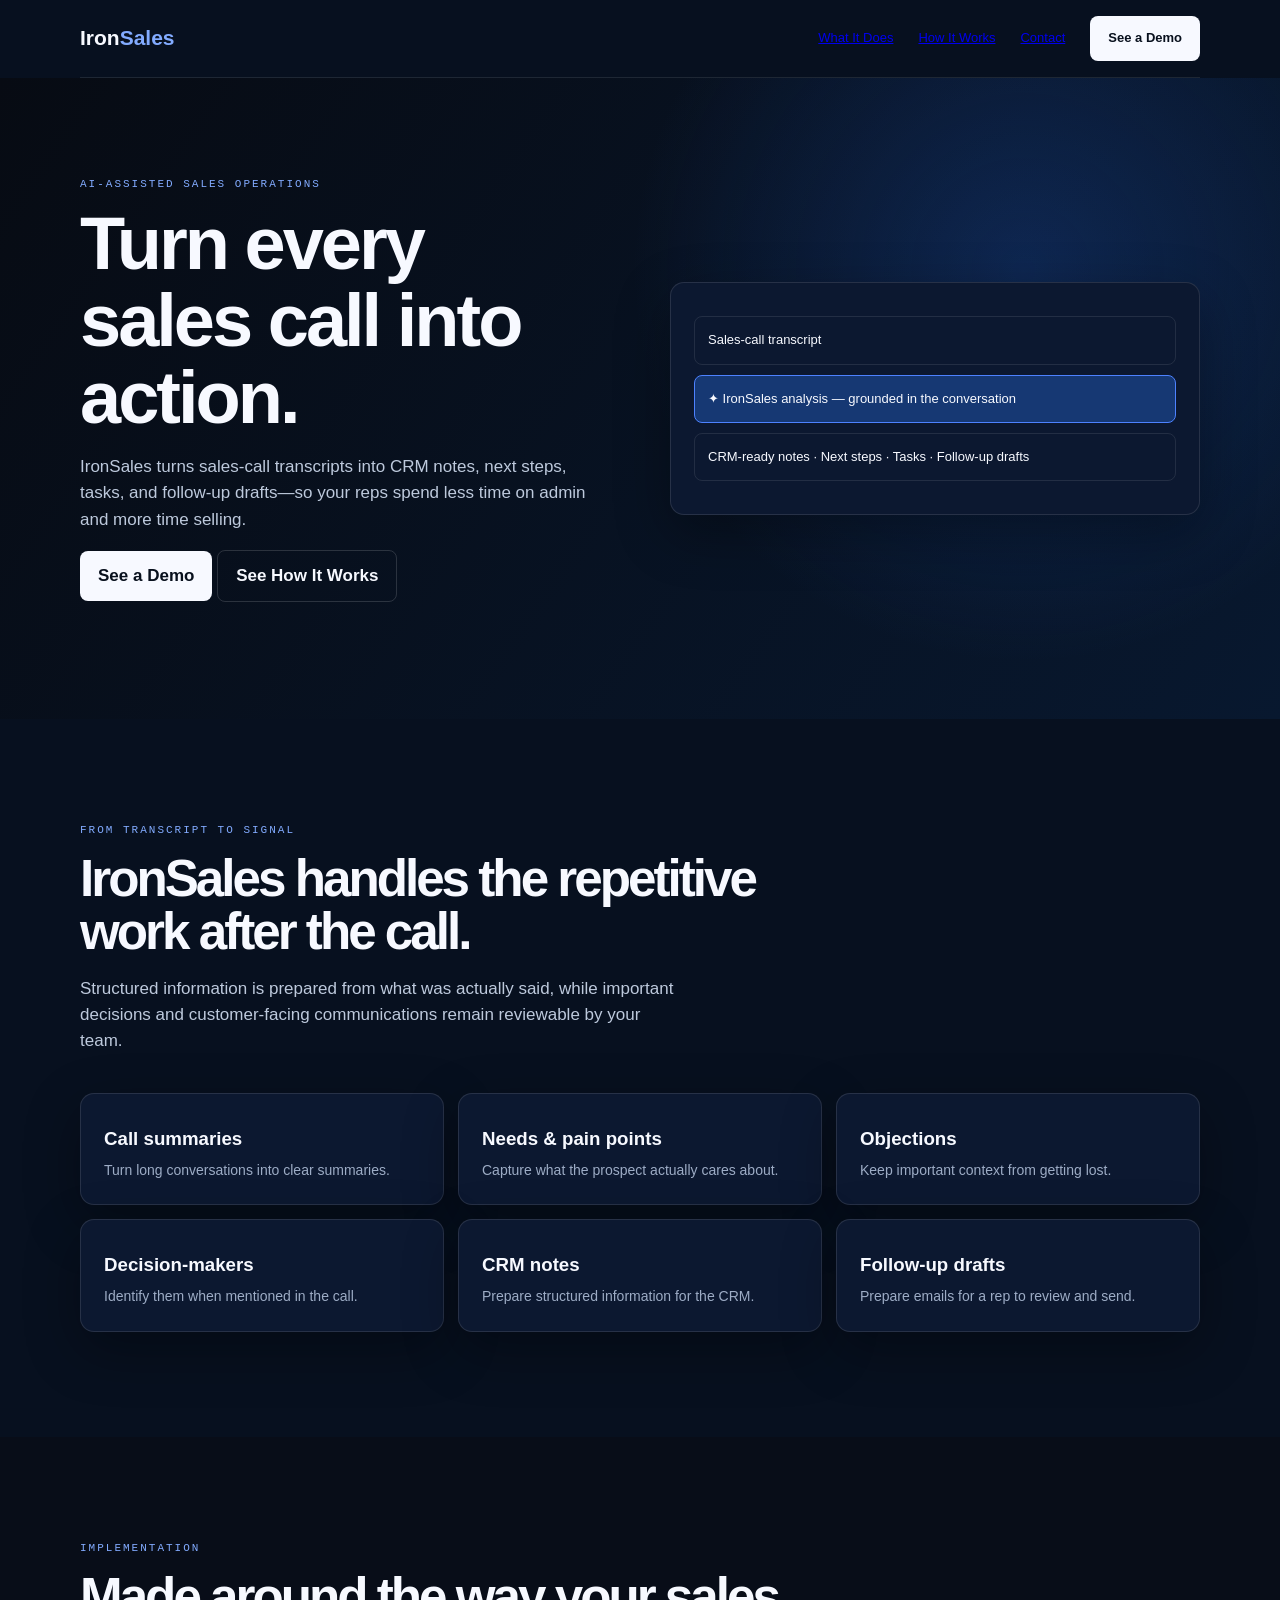
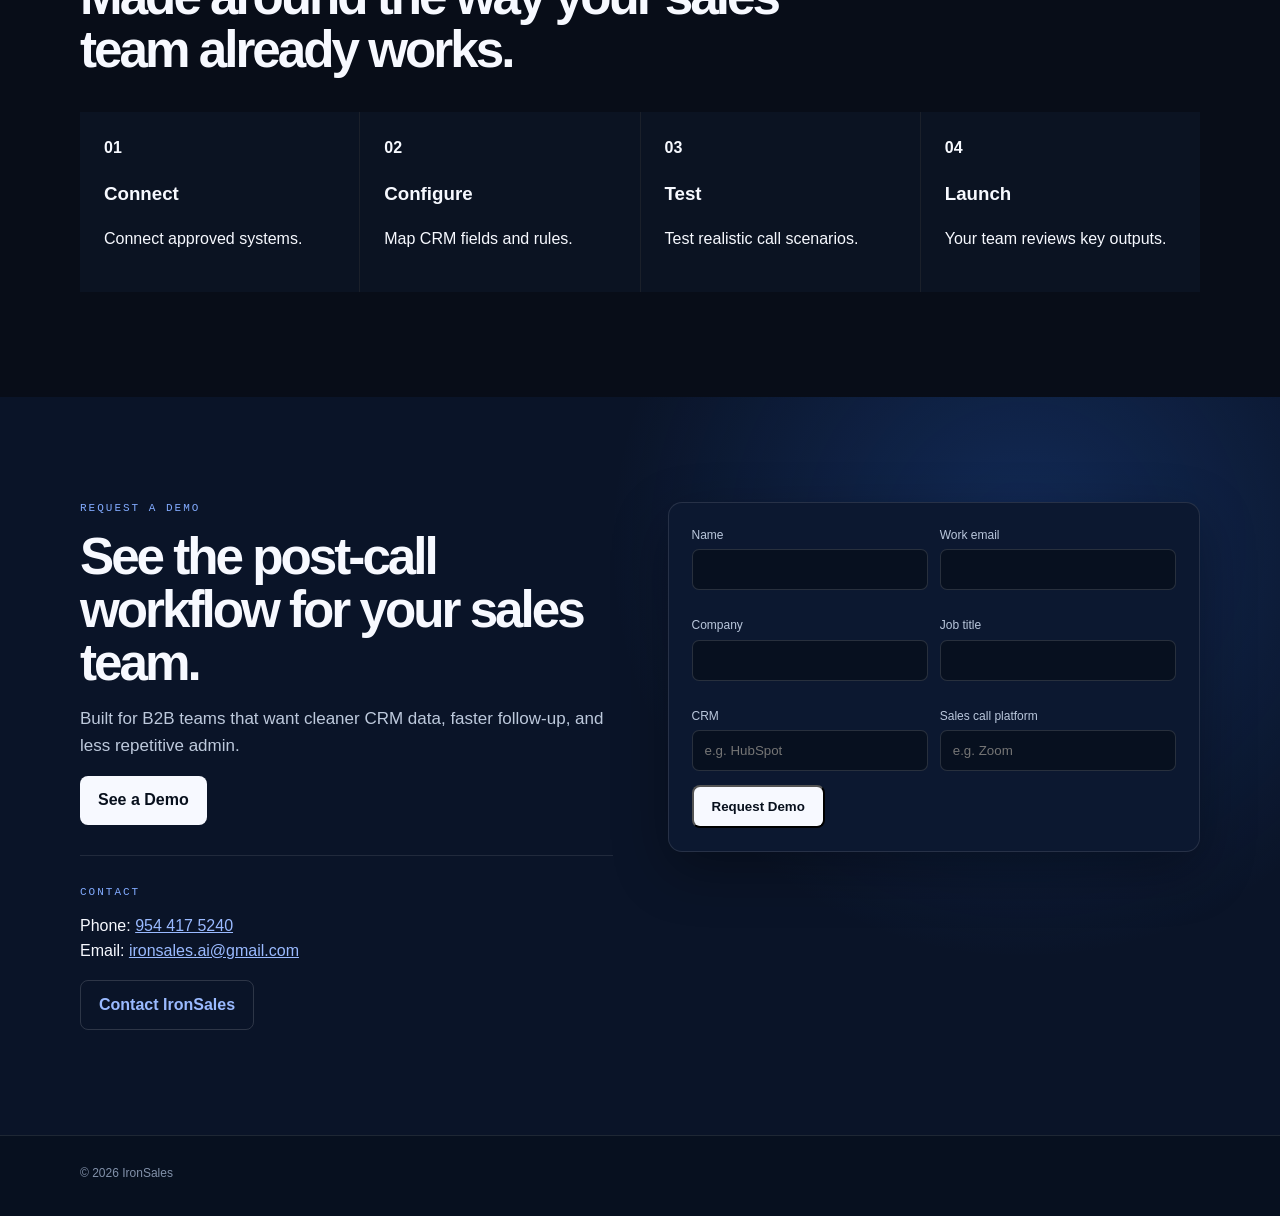
<file: index.html>
<!doctype html><html lang="en"><head><meta charset="utf-8"><meta name="viewport" content="width=device-width,initial-scale=1"><title>IronSales | Turn every sales call into action</title><style>:root{--b:#07101f;--p:#0d1930;--x:#4280ff;--w:#f7f9ff;--m:#9dacc5}*{box-sizing:border-box}html{scroll-behavior:smooth}body{margin:0;background:var(--b);color:var(--w);font:16px Arial,sans-serif;line-height:1.55}.wrap{width:min(1120px,calc(100% - 40px));margin:auto}.nav{height:78px;display:flex;align-items:center;justify-content:space-between;border-bottom:1px solid #ffffff18}.logo{font-weight:800;font-size:21px}.logo b,.ey{color:#82abff}.links{display:flex;gap:25px;align-items:center;font-size:13px}.btn{display:inline-block;padding:12px 18px;border-radius:8px;background:var(--w);color:#08101d;text-decoration:none;font-weight:700}.alt{background:transparent;color:var(--w);border:1px solid #ffffff25}.hero{background:radial-gradient(circle at 80% 30%,#1b4da955,transparent 35%),linear-gradient(125deg,#070b13,#08182f);padding:100px 0}.hero .wrap{display:grid;grid-template-columns:1fr 1fr;gap:60px;align-items:center}.ey{font:11px monospace;letter-spacing:2px;text-transform:uppercase}.hero h1,.h{font-size:clamp(40px,6vw,74px);line-height:1.04;letter-spacing:-3px;margin:16px 0}.hero p,.copy{color:#bdc9dc;max-width:600px;font-size:17px}.flow,.card,form{border:1px solid #ffffff1c;border-radius:14px;background:#0c1830;padding:23px;box-shadow:0 18px 55px #0005}.flow div{padding:13px;border:1px solid #ffffff18;border-radius:8px;margin:10px 0;font-size:13px}.flow .ai{border-color:#4d82ff;background:#163873}.sec{padding:105px 0}.h{font-size:clamp(34px,4vw,56px);max-width:780px}.grid{display:grid;grid-template-columns:repeat(3,1fr);gap:14px;margin-top:38px}.card h3{margin:7px 0}.card p{margin:0;color:var(--m);font-size:14px}.dark{background:#080d18}.steps{display:grid;grid-template-columns:repeat(4,1fr);gap:1px;background:#ffffff14;margin-top:35px}.step{padding:24px;background:#0b1322}.demo{background:radial-gradient(circle at 80% 20%,#2867d744,transparent 35%),#0a1428}.demo-in{display:grid;grid-template-columns:1fr 1fr;gap:55px;align-items:start}label{display:block;font-size:12px;color:#bac7dc;margin:0 0 14px}input,select{width:100%;padding:12px;border-radius:7px;border:1px solid #ffffff22;background:#07101f;color:white;margin-top:5px}.formgrid{display:grid;grid-template-columns:1fr 1fr;gap:12px}.formgrid .full{grid-column:span 2}.thanks{display:none;padding:15px;border-radius:8px;background:#123064;color:#dce9ff;margin-top:15px}.contact{border-top:1px solid #ffffff18;padding-top:30px;margin-top:30px}.contact a{color:#9abaff}.foot{border-top:1px solid #ffffff18;padding:28px 0;color:#8291aa;font-size:12px}@media(max-width:760px){.hero .wrap,.demo-in{grid-template-columns:1fr}.grid,.steps{grid-template-columns:1fr 1fr}.links a:not(.btn){display:none}}@media(max-width:480px){.grid,.steps,.formgrid{grid-template-columns:1fr}.formgrid .full{grid-column:span 1}}</style></head><body><nav class="wrap nav"><div class="logo">Iron<b>Sales</b></div><div class="links"><a href="#what">What It Does</a><a href="#how">How It Works</a><a href="#contact">Contact</a><a class="btn" href="#demo">See a Demo</a></div></nav><header class="hero"><div class="wrap"><div><div class="ey">AI-assisted sales operations</div><h1>Turn every sales call into action.</h1><p>IronSales turns sales-call transcripts into CRM notes, next steps, tasks, and follow-up drafts—so your reps spend less time on admin and more time selling.</p><p><a class="btn" href="#demo">See a Demo</a> <a class="btn alt" href="#how">See How It Works</a></p></div><div class="flow"><div>Sales-call transcript</div><div class="ai">✦ IronSales analysis — grounded in the conversation</div><div>CRM-ready notes · Next steps · Tasks · Follow-up drafts</div></div></div></header><section class="sec" id="what"><div class="wrap"><div class="ey">From transcript to signal</div><h2 class="h">IronSales handles the repetitive work after the call.</h2><p class="copy">Structured information is prepared from what was actually said, while important decisions and customer-facing communications remain reviewable by your team.</p><div class="grid"><article class="card"><h3>Call summaries</h3><p>Turn long conversations into clear summaries.</p></article><article class="card"><h3>Needs & pain points</h3><p>Capture what the prospect actually cares about.</p></article><article class="card"><h3>Objections</h3><p>Keep important context from getting lost.</p></article><article class="card"><h3>Decision-makers</h3><p>Identify them when mentioned in the call.</p></article><article class="card"><h3>CRM notes</h3><p>Prepare structured information for the CRM.</p></article><article class="card"><h3>Follow-up drafts</h3><p>Prepare emails for a rep to review and send.</p></article></div></div></section><section class="sec dark" id="how"><div class="wrap"><div class="ey">Implementation</div><h2 class="h">Made around the way your sales team already works.</h2><div class="steps"><div class="step"><b>01</b><h3>Connect</h3><p>Connect approved systems.</p></div><div class="step"><b>02</b><h3>Configure</h3><p>Map CRM fields and rules.</p></div><div class="step"><b>03</b><h3>Test</h3><p>Test realistic call scenarios.</p></div><div class="step"><b>04</b><h3>Launch</h3><p>Your team reviews key outputs.</p></div></div></div></section><section class="sec demo" id="demo"><div class="wrap demo-in"><div><div class="ey">Request a demo</div><h2 class="h">See the post-call workflow for your sales team.</h2><p class="copy">Built for B2B teams that want cleaner CRM data, faster follow-up, and less repetitive admin.</p><p><a class="btn" href="#demo">See a Demo</a></p><div class="contact" id="contact"><div class="ey">Contact</div><p>Phone: <a href="tel:+19544175240">954 417 5240</a><br>Email: <a href="mailto:ironsales.ai@gmail.com">ironsales.ai@gmail.com</a></p><a class="btn alt" href="mailto:ironsales.ai@gmail.com">Contact IronSales</a></div></div><form id="demoform"><div class="formgrid"><label>Name<input required></label><label>Work email<input type="email" required></label><label>Company<input required></label><label>Job title<input required></label><label>CRM<input placeholder="e.g. HubSpot"></label><label>Sales call platform<input placeholder="e.g. Zoom"></label></div><button class="btn" type="submit">Request Demo</button><div class="thanks" id="thanks">Thanks — we’ll send you a relevant IronSales demo.</div></form></div></section><footer class="foot"><div class="wrap">© 2026 IronSales</div></footer><script>document.getElementById('demoform').onsubmit=e=>{e.preventDefault();document.getElementById('thanks').style.display='block';e.target.reset()}</script></body></html>
</file>
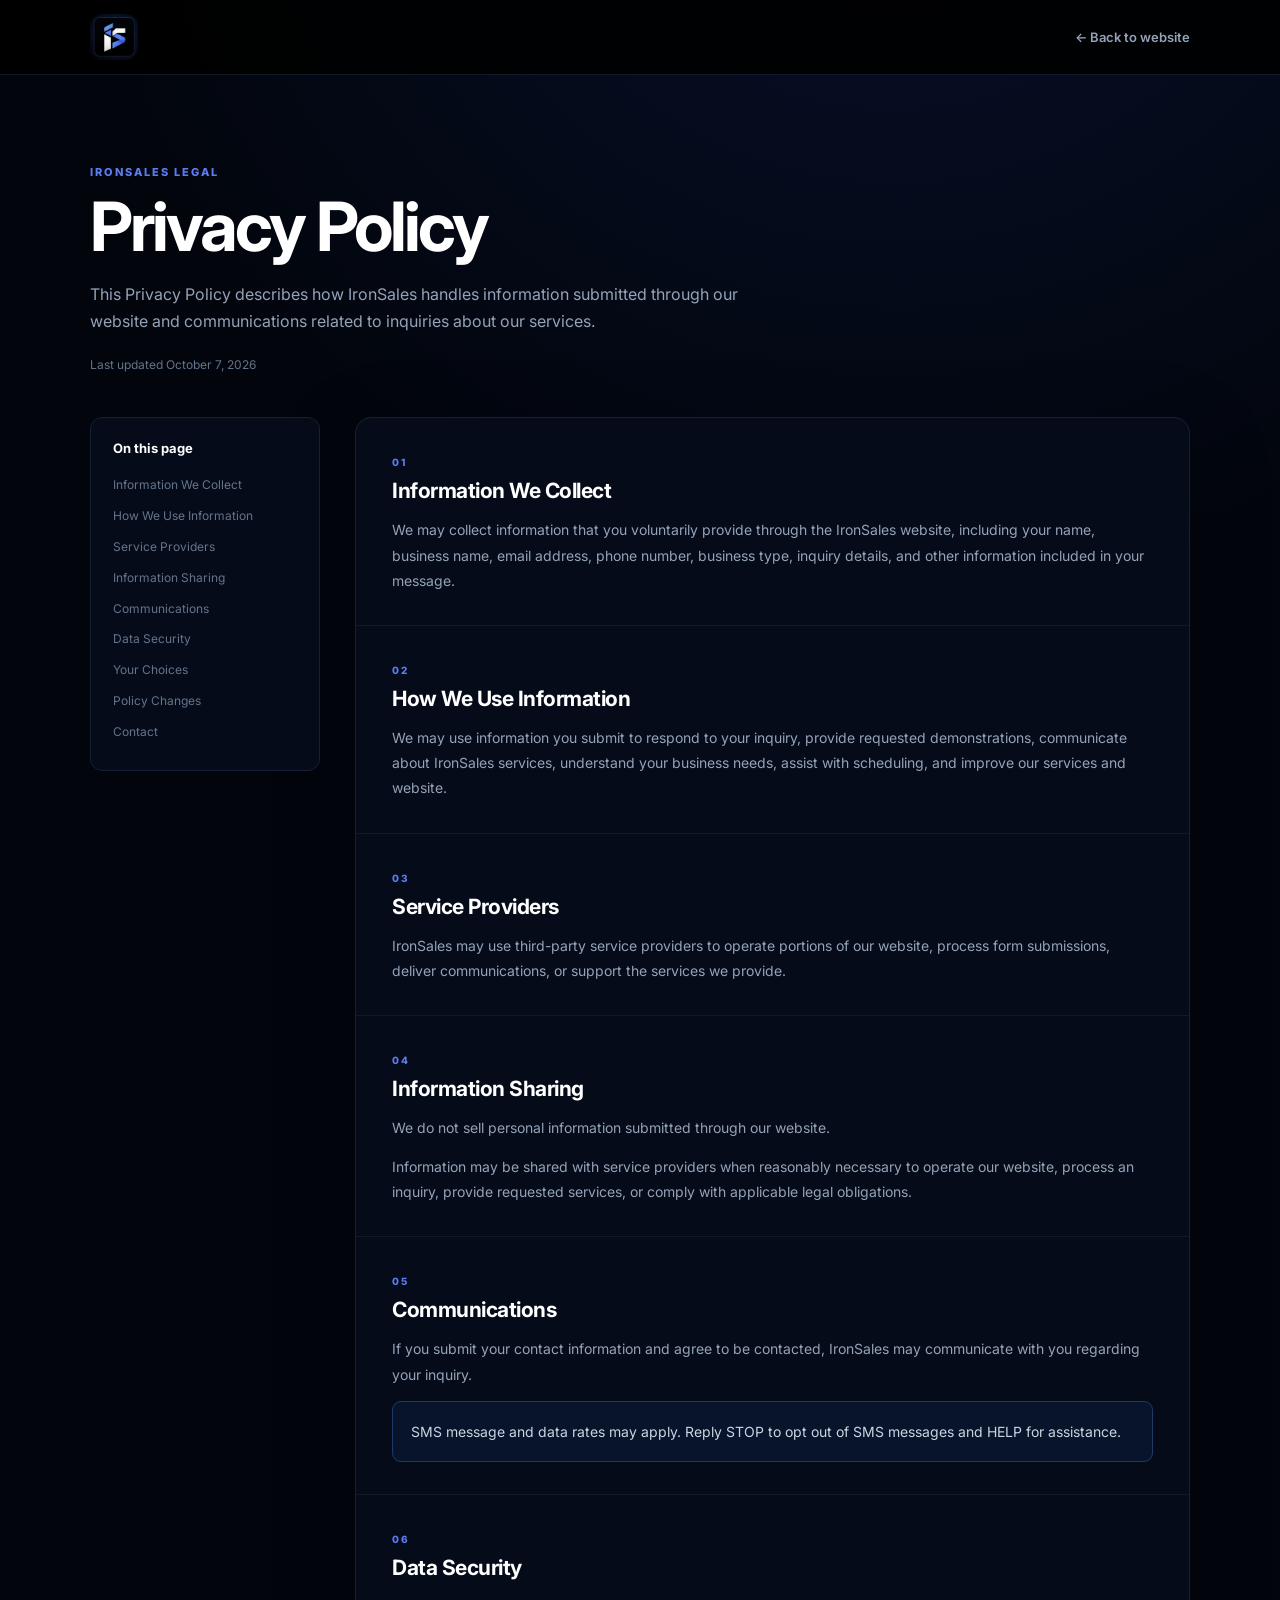
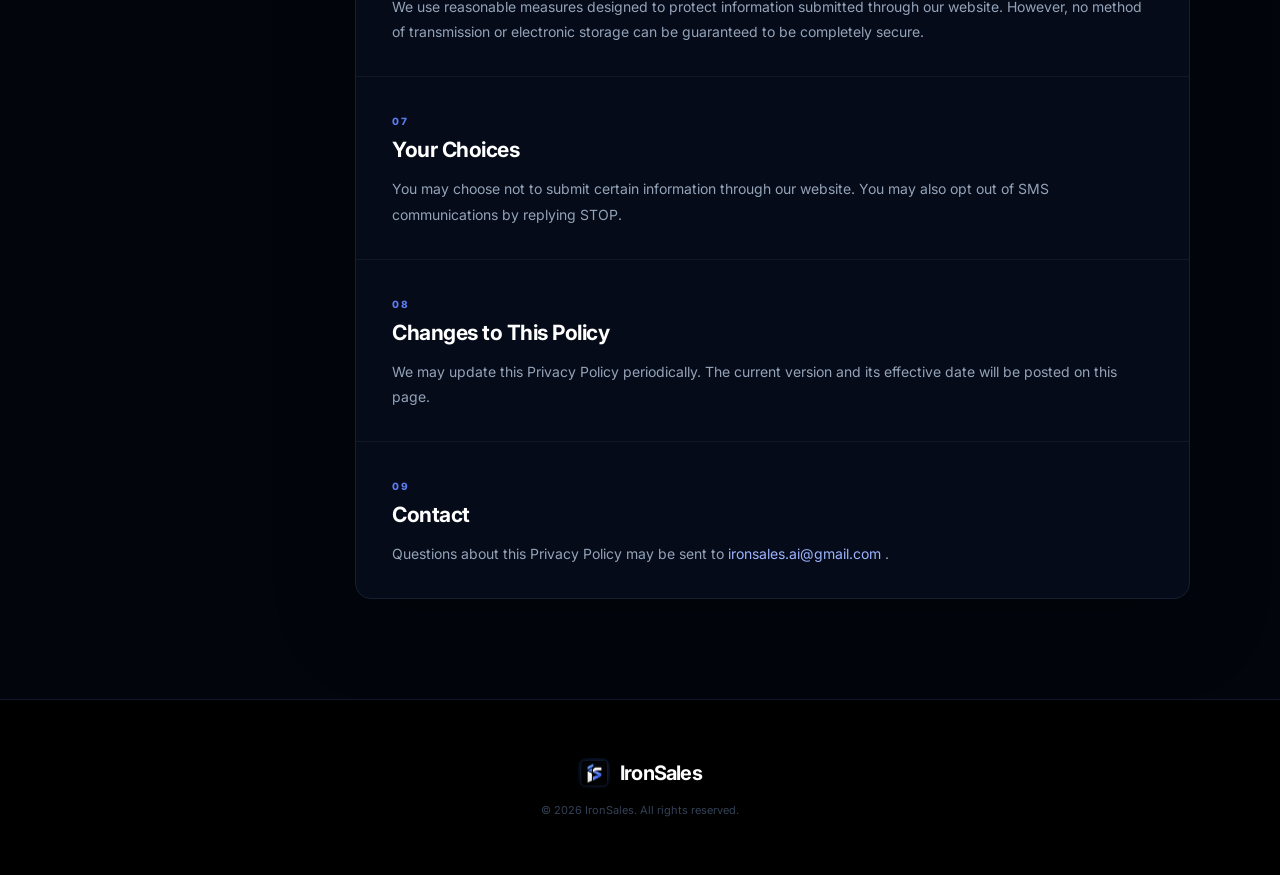
<file: privacy.html>
<!DOCTYPE html>
<html lang="en">

<head>

    <meta charset="UTF-8">

    <meta
        name="viewport"
        content="width=device-width, initial-scale=1.0"
    >

    <title>Privacy Policy | IronSales</title>

    <meta
        name="description"
        content="Privacy Policy for IronSales."
    >

    <link
        href="https://fonts.googleapis.com/css2?family=Inter:wght@400;500;600;700;800&display=swap"
        rel="stylesheet"
    >

    <link
        rel="stylesheet"
        href="styles.css?v=40"
    >

</head>


<body class="legal-body">


<header class="legal-navbar">

    <div class="container legal-nav-inner">


        <a
            href="/"
            class="brand"
            aria-label="IronSales Home"
        >
            <span
                class="brand-logo"
                aria-hidden="true"
            ></span>
        </a>


        <a
            href="/"
            class="legal-home-link"
        >
            ← Back to website
        </a>


    </div>

</header>


<main>


<section class="legal-hero">

    <div class="container">


        <div class="legal-eyebrow">
            IRONSALES LEGAL
        </div>


        <h1>
            Privacy Policy
        </h1>


        <p>

            This Privacy Policy describes how IronSales handles information
            submitted through our website and communications related to
            inquiries about our services.

        </p>


        <div class="legal-meta">
            Last updated October 7, 2026
        </div>


    </div>

</section>


<div class="container legal-layout">


    <aside class="legal-toc">


        <strong>
            On this page
        </strong>


        <a href="#information">
            Information We Collect
        </a>


        <a href="#use">
            How We Use Information
        </a>


        <a href="#providers">
            Service Providers
        </a>


        <a href="#sharing">
            Information Sharing
        </a>


        <a href="#communications">
            Communications
        </a>


        <a href="#security">
            Data Security
        </a>


        <a href="#choices">
            Your Choices
        </a>


        <a href="#changes">
            Policy Changes
        </a>


        <a href="#privacy-contact">
            Contact
        </a>


    </aside>


    <article class="legal-document">


        <section
            class="legal-section"
            id="information"
        >


            <span class="legal-number">
                01
            </span>


            <h2>
                Information We Collect
            </h2>


            <p>

                We may collect information that you voluntarily provide
                through the IronSales website, including your name,
                business name, email address, phone number, business type,
                inquiry details, and other information included in your
                message.

            </p>


        </section>


        <section
            class="legal-section"
            id="use"
        >


            <span class="legal-number">
                02
            </span>


            <h2>
                How We Use Information
            </h2>


            <p>

                We may use information you submit to respond to your inquiry,
                provide requested demonstrations, communicate about IronSales
                services, understand your business needs, assist with
                scheduling, and improve our services and website.

            </p>


        </section>


        <section
            class="legal-section"
            id="providers"
        >


            <span class="legal-number">
                03
            </span>


            <h2>
                Service Providers
            </h2>


            <p>

                IronSales may use third-party service providers to operate
                portions of our website, process form submissions, deliver
                communications, or support the services we provide.

            </p>


        </section>


        <section
            class="legal-section"
            id="sharing"
        >


            <span class="legal-number">
                04
            </span>


            <h2>
                Information Sharing
            </h2>


            <p>

                We do not sell personal information submitted through our
                website.

            </p>


            <p>

                Information may be shared with service providers when
                reasonably necessary to operate our website, process an
                inquiry, provide requested services, or comply with applicable
                legal obligations.

            </p>


        </section>


        <section
            class="legal-section"
            id="communications"
        >


            <span class="legal-number">
                05
            </span>


            <h2>
                Communications
            </h2>


            <p>

                If you submit your contact information and agree to be
                contacted, IronSales may communicate with you regarding
                your inquiry.

            </p>


            <p class="legal-callout">

                SMS message and data rates may apply. Reply STOP to opt out
                of SMS messages and HELP for assistance.

            </p>


        </section>


        <section
            class="legal-section"
            id="security"
        >


            <span class="legal-number">
                06
            </span>


            <h2>
                Data Security
            </h2>


            <p>

                We use reasonable measures designed to protect information
                submitted through our website. However, no method of
                transmission or electronic storage can be guaranteed to be
                completely secure.

            </p>


        </section>


        <section
            class="legal-section"
            id="choices"
        >


            <span class="legal-number">
                07
            </span>


            <h2>
                Your Choices
            </h2>


            <p>

                You may choose not to submit certain information through our
                website. You may also opt out of SMS communications by
                replying STOP.

            </p>


        </section>


        <section
            class="legal-section"
            id="changes"
        >


            <span class="legal-number">
                08
            </span>


            <h2>
                Changes to This Policy
            </h2>


            <p>

                We may update this Privacy Policy periodically. The current
                version and its effective date will be posted on this page.

            </p>


        </section>


        <section
            class="legal-section"
            id="privacy-contact"
        >


            <span class="legal-number">
                09
            </span>


            <h2>
                Contact
            </h2>


            <p>

                Questions about this Privacy Policy may be sent to

                <a href="mailto:ironsales.ai@gmail.com">
                    ironsales.ai@gmail.com
                </a>.

            </p>


        </section>


    </article>


</div>


</main>


<footer>

    <div class="container">


        <div class="footer-brand">


            <span
                class="footer-brand-logo"
                aria-hidden="true"
            ></span>


            <strong>
                IronSales
            </strong>


        </div>


        <p class="copyright">
            © 2026 IronSales. All rights reserved.
        </p>


    </div>

</footer>


</body>

</html>
</file>
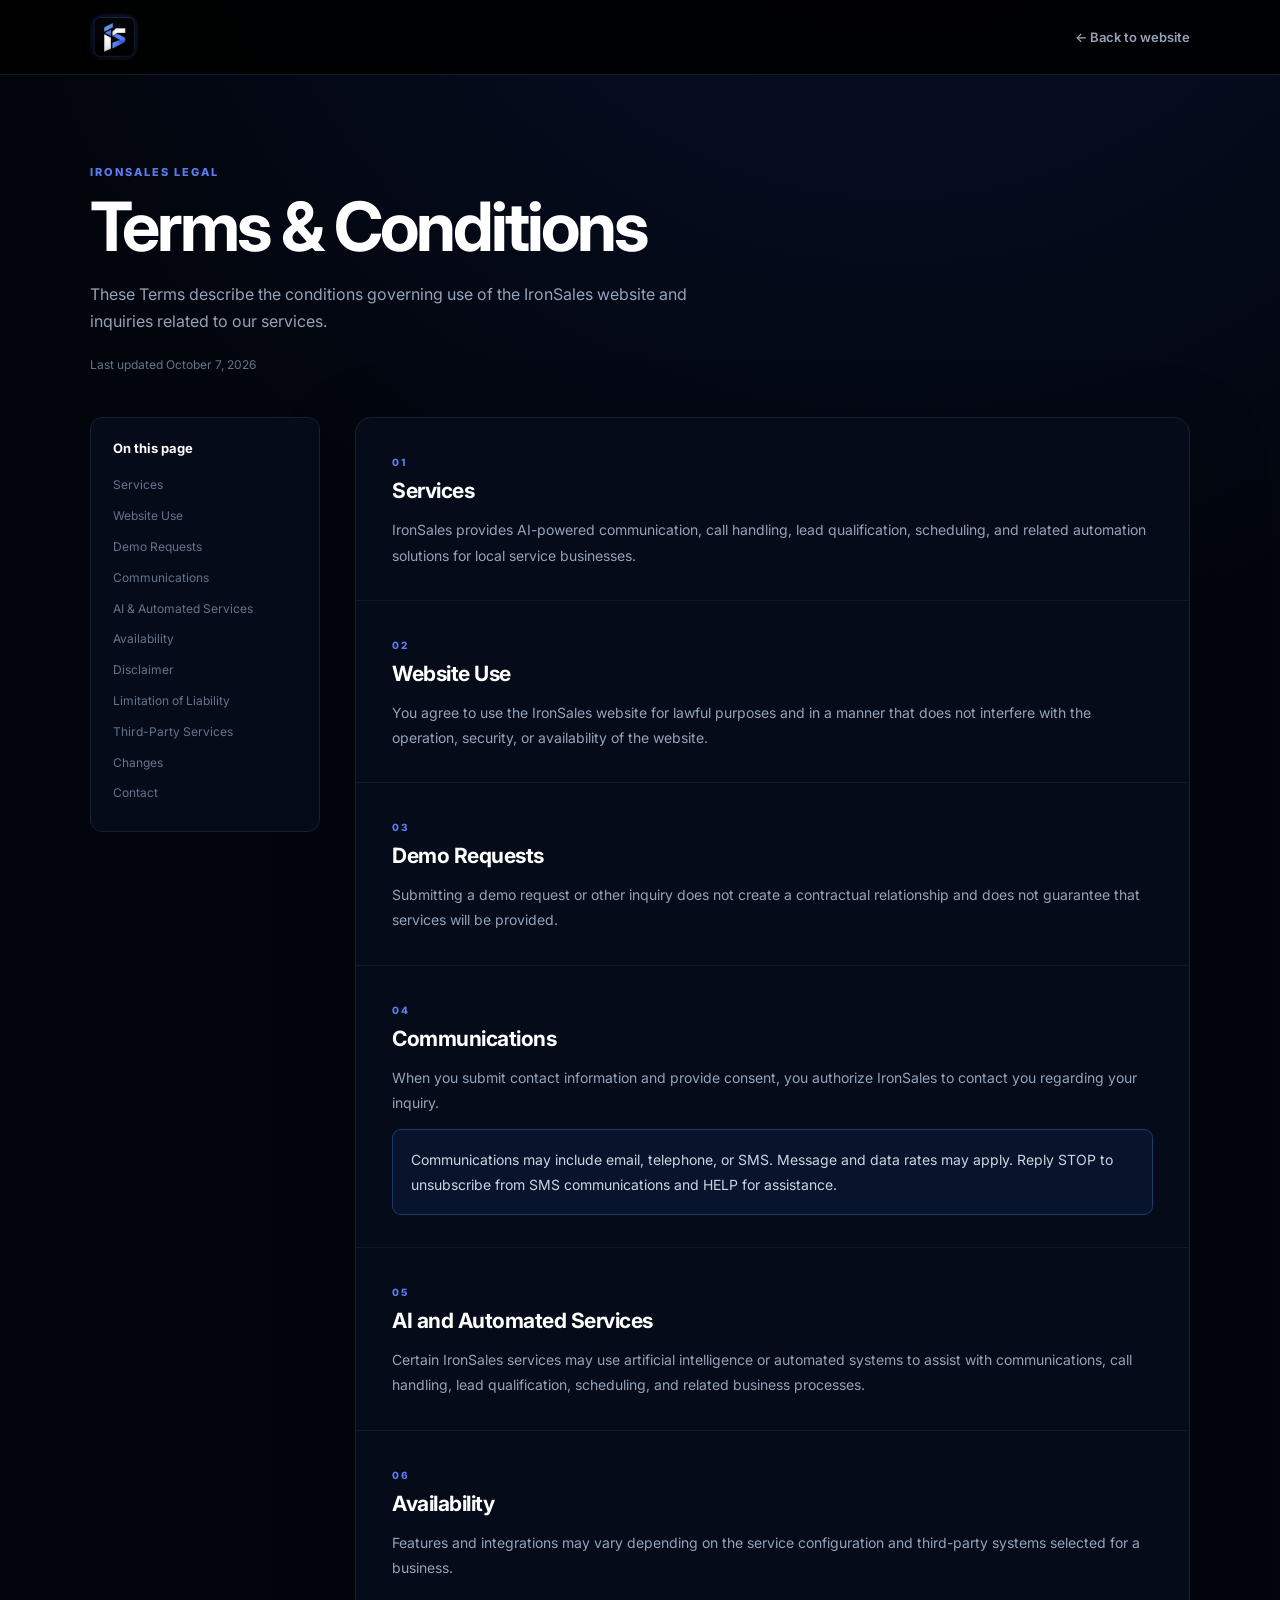
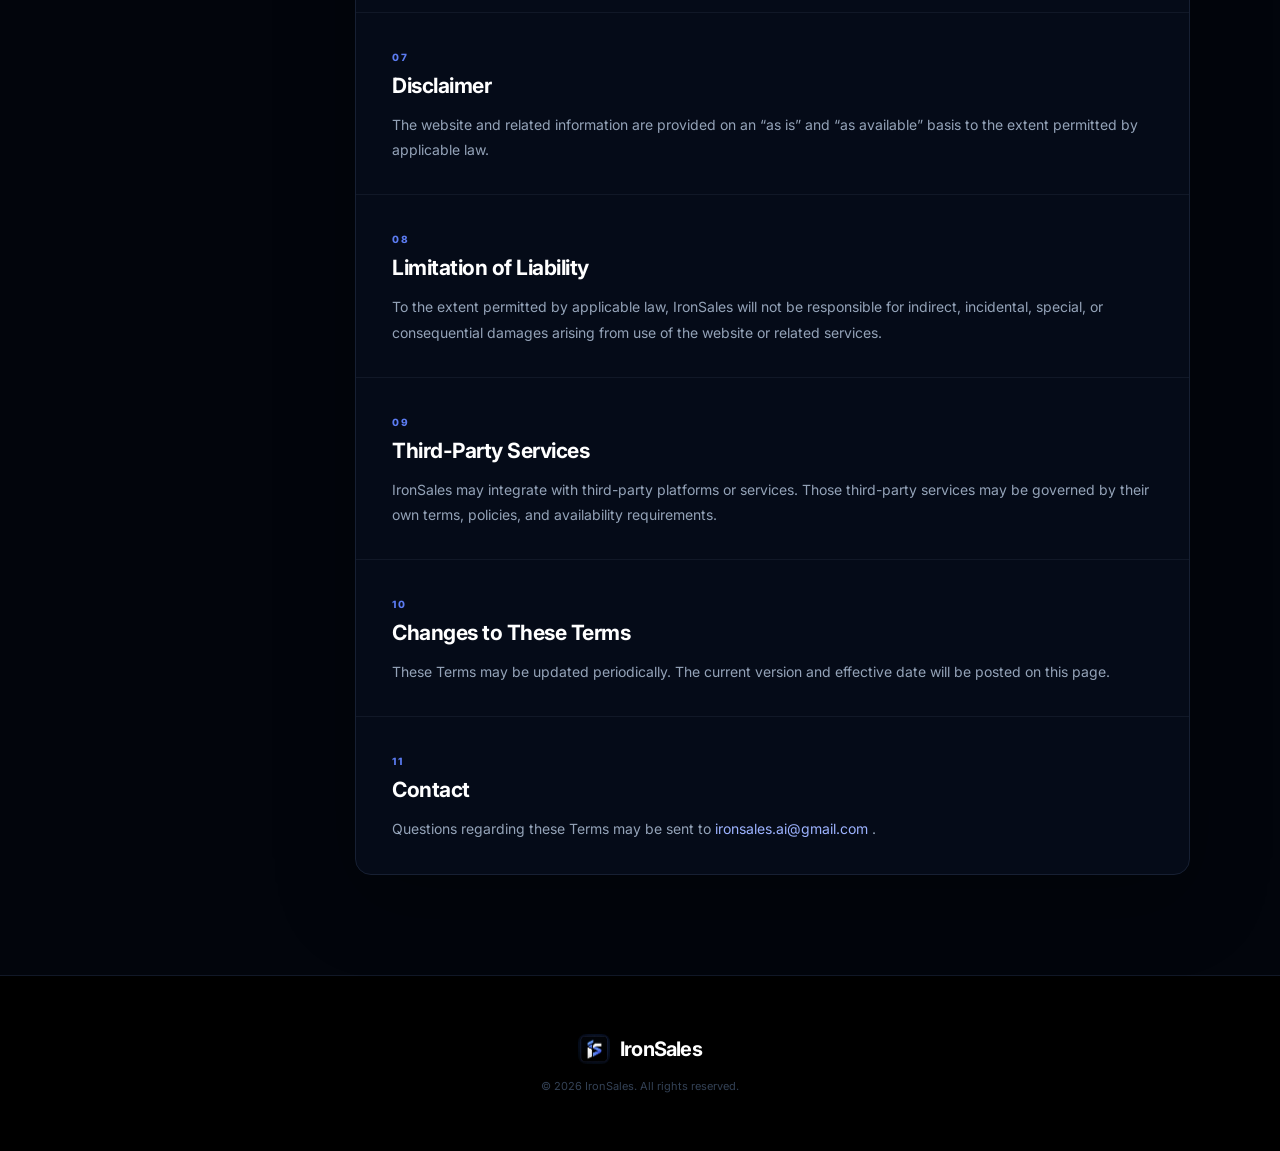
<file: terms.html>
<!DOCTYPE html>
<html lang="en">

<head>

    <meta charset="UTF-8">

    <meta
        name="viewport"
        content="width=device-width, initial-scale=1.0"
    >

    <title>Terms & Conditions | IronSales</title>

    <meta
        name="description"
        content="Terms and Conditions for IronSales."
    >

    <link
        href="https://fonts.googleapis.com/css2?family=Inter:wght@400;500;600;700;800&display=swap"
        rel="stylesheet"
    >

    <link
        rel="stylesheet"
        href="styles.css?v=40"
    >

</head>


<body class="legal-body">


<header class="legal-navbar">

    <div class="container legal-nav-inner">


        <a
            href="/"
            class="brand"
            aria-label="IronSales Home"
        >

            <span
                class="brand-logo"
                aria-hidden="true"
            ></span>

        </a>


        <a
            href="/"
            class="legal-home-link"
        >
            ← Back to website
        </a>


    </div>

</header>


<main>


<section class="legal-hero">

    <div class="container">


        <div class="legal-eyebrow">
            IRONSALES LEGAL
        </div>


        <h1>
            Terms & Conditions
        </h1>


        <p>

            These Terms describe the conditions governing use of the
            IronSales website and inquiries related to our services.

        </p>


        <div class="legal-meta">
            Last updated October 7, 2026
        </div>


    </div>

</section>


<div class="container legal-layout">


    <aside class="legal-toc">


        <strong>
            On this page
        </strong>


        <a href="#services">
            Services
        </a>


        <a href="#website-use">
            Website Use
        </a>


        <a href="#demo-requests">
            Demo Requests
        </a>


        <a href="#terms-communications">
            Communications
        </a>


        <a href="#automated-services">
            AI & Automated Services
        </a>


        <a href="#availability">
            Availability
        </a>


        <a href="#disclaimer">
            Disclaimer
        </a>


        <a href="#liability">
            Limitation of Liability
        </a>


        <a href="#third-party">
            Third-Party Services
        </a>


        <a href="#terms-changes">
            Changes
        </a>


        <a href="#terms-contact">
            Contact
        </a>


    </aside>


    <article class="legal-document">


        <section
            class="legal-section"
            id="services"
        >


            <span class="legal-number">
                01
            </span>


            <h2>
                Services
            </h2>


            <p>

                IronSales provides AI-powered communication, call handling,
                lead qualification, scheduling, and related automation
                solutions for local service businesses.

            </p>


        </section>


        <section
            class="legal-section"
            id="website-use"
        >


            <span class="legal-number">
                02
            </span>


            <h2>
                Website Use
            </h2>


            <p>

                You agree to use the IronSales website for lawful purposes
                and in a manner that does not interfere with the operation,
                security, or availability of the website.

            </p>


        </section>


        <section
            class="legal-section"
            id="demo-requests"
        >


            <span class="legal-number">
                03
            </span>


            <h2>
                Demo Requests
            </h2>


            <p>

                Submitting a demo request or other inquiry does not create a
                contractual relationship and does not guarantee that services
                will be provided.

            </p>


        </section>


        <section
            class="legal-section"
            id="terms-communications"
        >


            <span class="legal-number">
                04
            </span>


            <h2>
                Communications
            </h2>


            <p>

                When you submit contact information and provide consent,
                you authorize IronSales to contact you regarding your inquiry.

            </p>


            <p class="legal-callout">

                Communications may include email, telephone, or SMS.
                Message and data rates may apply. Reply STOP to unsubscribe
                from SMS communications and HELP for assistance.

            </p>


        </section>


        <section
            class="legal-section"
            id="automated-services"
        >


            <span class="legal-number">
                05
            </span>


            <h2>
                AI and Automated Services
            </h2>


            <p>

                Certain IronSales services may use artificial intelligence
                or automated systems to assist with communications, call
                handling, lead qualification, scheduling, and related business
                processes.

            </p>


        </section>


        <section
            class="legal-section"
            id="availability"
        >


            <span class="legal-number">
                06
            </span>


            <h2>
                Availability
            </h2>


            <p>

                Features and integrations may vary depending on the service
                configuration and third-party systems selected for a business.

            </p>


        </section>


        <section
            class="legal-section"
            id="disclaimer"
        >


            <span class="legal-number">
                07
            </span>


            <h2>
                Disclaimer
            </h2>


            <p>

                The website and related information are provided on an
                “as is” and “as available” basis to the extent permitted
                by applicable law.

            </p>


        </section>


        <section
            class="legal-section"
            id="liability"
        >


            <span class="legal-number">
                08
            </span>


            <h2>
                Limitation of Liability
            </h2>


            <p>

                To the extent permitted by applicable law, IronSales will not
                be responsible for indirect, incidental, special, or
                consequential damages arising from use of the website or
                related services.

            </p>


        </section>


        <section
            class="legal-section"
            id="third-party"
        >


            <span class="legal-number">
                09
            </span>


            <h2>
                Third-Party Services
            </h2>


            <p>

                IronSales may integrate with third-party platforms or
                services. Those third-party services may be governed by
                their own terms, policies, and availability requirements.

            </p>


        </section>


        <section
            class="legal-section"
            id="terms-changes"
        >


            <span class="legal-number">
                10
            </span>


            <h2>
                Changes to These Terms
            </h2>


            <p>

                These Terms may be updated periodically. The current version
                and effective date will be posted on this page.

            </p>


        </section>


        <section
            class="legal-section"
            id="terms-contact"
        >


            <span class="legal-number">
                11
            </span>


            <h2>
                Contact
            </h2>


            <p>

                Questions regarding these Terms may be sent to

                <a href="mailto:ironsales.ai@gmail.com">
                    ironsales.ai@gmail.com
                </a>.

            </p>


        </section>


    </article>


</div>


</main>


<footer>

    <div class="container">


        <div class="footer-brand">


            <span
                class="footer-brand-logo"
                aria-hidden="true"
            ></span>


            <strong>
                IronSales
            </strong>


        </div>


        <p class="copyright">
            © 2026 IronSales. All rights reserved.
        </p>


    </div>

</footer>


</body>

</html>
</file>
<file: styles.css>
:root {
    --black: #000000;
    --dark: #050914;
    --dark-2: #071020;
    --dark-blue: #0a1f44;
    --blue: #315bea;
    --light-blue: #5c7cf2;
    --white: #ffffff;
    --gray: #94a3b8;
    --gray-light: #cbd5e1;
    --border: #172033;

    /* EXACT IS LOGO EMBEDDED DIRECTLY IN CSS */
    --ironsales-logo:
        url("[data-uri]");
}


/* =========================================
   RESET
========================================= */

* {
    box-sizing: border-box;
}

html {
    scroll-behavior: smooth;
}

body {
    margin: 0;

    font-family: "Inter", Arial, sans-serif;

    background: var(--black);
    color: var(--white);

    overflow-x: hidden;
}

button,
input,
textarea,
select {
    font: inherit;
}

button {
    cursor: pointer;
}

a {
    color: inherit;
}

.container {
    width: min(1100px, calc(100% - 40px));

    margin: 0 auto;
}


/* =========================================
   NAVBAR
========================================= */

.navbar {
    position: fixed;

    top: 0;
    left: 0;

    width: 100%;

    z-index: 1000;

    background: rgba(0, 0, 0, 0.94);

    backdrop-filter: blur(16px);

    border-bottom: 1px solid #111827;
}

.nav-inner {
    height: 76px;

    display: flex;
    align-items: center;
    justify-content: space-between;
}


/* =========================================
   EXACT EMBEDDED IS LOGO
========================================= */

.brand {
    display: flex;

    align-items: center;

    text-decoration: none;

    flex-shrink: 0;
}

.brand-logo,
.footer-brand-logo {
    display: block;

    background-image: var(--ironsales-logo);

    background-repeat: no-repeat;
    background-position: center;
    background-size: cover;
}

.brand-logo {
    width: 48px;
    height: 46px;

    border-radius: 12px;
}

.footer-brand-logo {
    width: 32px;
    height: 30px;

    border-radius: 8px;
}


/* =========================================
   NAVIGATION
========================================= */

.nav-links {
    display: flex;

    align-items: center;

    gap: 32px;
}

.nav-links a {
    color: #cbd5e1;

    text-decoration: none;

    font-size: 14px;
    font-weight: 500;

    transition: color 0.2s ease;
}

.nav-links a:hover {
    color: #ffffff;
}

.nav-cta {
    padding: 13px 21px;

    border: 0;

    border-radius: 8px;

    background: var(--light-blue);

    color: #ffffff;

    font-size: 14px;
    font-weight: 700;

    transition: 0.2s ease;
}

.nav-cta:hover {
    background: #6b88f4;

    transform: translateY(-1px);
}

.menu-toggle {
    display: none;

    border: 0;

    background: transparent;

    color: #ffffff;

    font-size: 26px;
}


/* =========================================
   HERO
========================================= */

.hero {
    min-height: 850px;

    position: relative;

    display: flex;
    align-items: center;

    padding-top: 100px;

    overflow: hidden;

    background:
        radial-gradient(
            circle at 76% 40%,
            rgba(49, 91, 234, 0.26),
            transparent 38%
        ),
        linear-gradient(
            135deg,
            #000000 0%,
            #030713 48%,
            #101d48 100%
        );
}

.hero-glow {
    position: absolute;

    width: 560px;
    height: 560px;

    right: -240px;
    top: 90px;

    border-radius: 50%;

    background: rgba(49, 91, 234, 0.12);

    filter: blur(90px);
}

.hero-content {
    position: relative;

    z-index: 2;
}

.hero-badge {
    display: inline-flex;

    align-items: center;

    gap: 10px;

    padding: 8px 14px;

    border: 1px solid #27467e;

    border-radius: 999px;

    background: rgba(10, 31, 68, 0.55);

    color: #cbd8ff;

    font-size: 13px;
    font-weight: 700;
}

.hero-badge span {
    width: 7px;
    height: 7px;

    border-radius: 50%;

    background: var(--light-blue);

    box-shadow: 0 0 12px var(--blue);
}

.hero h1 {
    max-width: 920px;

    margin: 28px 0 22px;

    font-size: clamp(50px, 7vw, 78px);

    line-height: 1.02;

    letter-spacing: -4px;
}

.hero h1 span {
    color: var(--light-blue);
}

.hero-desc {
    max-width: 730px;

    margin: 0 0 35px;

    color: #c5d0e3;

    font-size: 20px;

    line-height: 1.7;
}

.hero-buttons {
    display: flex;

    gap: 12px;

    margin-bottom: 46px;
}

.primary-btn,
.secondary-btn {
    padding: 15px 22px;

    border-radius: 7px;

    font-size: 15px;
    font-weight: 700;

    transition: 0.2s ease;
}

.primary-btn {
    border: 1px solid var(--light-blue);

    background: var(--light-blue);

    color: #ffffff;
}

.primary-btn:hover {
    background: #6b88f4;

    transform: translateY(-2px);
}

.primary-btn span {
    margin-left: 8px;
}

.secondary-btn {
    border: 1px solid #334155;

    background: transparent;

    color: #ffffff;
}

.secondary-btn:hover {
    border-color: var(--light-blue);

    background: rgba(49, 91, 234, 0.08);
}

.hero-trust {
    display: flex;

    flex-wrap: wrap;

    gap: 35px;
}

.trust-item {
    display: flex;

    align-items: flex-start;

    gap: 10px;
}

.trust-dot {
    width: 7px;
    height: 7px;

    margin-top: 6px;

    border-radius: 50%;

    background: var(--light-blue);
}

.trust-item strong {
    display: block;

    font-size: 13px;
}

.trust-item small {
    display: block;

    margin-top: 4px;

    color: #64748b;

    font-size: 11px;
}


/* =========================================
   GENERAL
========================================= */

.section {
    padding: 120px 0;
}

.dark {
    background: var(--dark);
}

.section-label {
    margin-bottom: 15px;

    color: var(--light-blue);

    font-size: 12px;
    font-weight: 800;

    letter-spacing: 2px;
}

.section h2,
.dashboard-section h2 {
    margin: 0;

    font-size: clamp(36px, 5vw, 58px);

    line-height: 1.08;

    letter-spacing: -2.5px;
}

.section-intro {
    max-width: 700px;

    margin: 25px 0 55px;

    color: var(--gray);

    font-size: 18px;

    line-height: 1.7;
}


/* =========================================
   DASHBOARD
========================================= */

.dashboard-section {
    padding: 110px 0;

    background: #02050c;
}

.dashboard {
    margin-top: 50px;

    padding: 25px;

    border: 1px solid #17233a;

    border-radius: 16px;

    background:
        linear-gradient(
            145deg,
            #071123,
            #030712
        );

    box-shadow:
        0 30px 100px
        rgba(0, 0, 0, 0.6);
}

.dashboard-top {
    display: flex;

    align-items: center;
    justify-content: space-between;

    padding-bottom: 25px;

    border-bottom: 1px solid #172033;
}

.dashboard-label {
    color: var(--light-blue);

    font-size: 10px;
    font-weight: 800;

    letter-spacing: 1.5px;
}

.dashboard-top h3 {
    margin: 7px 0 0;

    font-size: 20px;
}

.live-status {
    display: flex;

    align-items: center;

    gap: 7px;

    color: #bfdbfe;

    font-size: 10px;
    font-weight: 700;
}

.live-status span {
    width: 7px;
    height: 7px;

    border-radius: 50%;

    background: var(--light-blue);
}

.dashboard-stats {
    display: grid;

    grid-template-columns: repeat(4, 1fr);

    gap: 15px;

    margin: 25px 0;
}

.dashboard-card {
    padding: 20px;

    border: 1px solid #172033;

    border-radius: 10px;

    background: #050b18;
}

.dashboard-card span {
    display: block;

    color: #64748b;

    font-size: 10px;
    font-weight: 700;
}

.dashboard-card strong {
    display: block;

    margin-top: 12px;

    font-size: 30px;
}

.dashboard-card small {
    color: #64748b;

    font-size: 11px;
}

.pipeline {
    overflow: hidden;

    border: 1px solid #172033;

    border-radius: 10px;
}

.pipeline-header {
    display: flex;

    justify-content: space-between;

    padding: 18px;

    border-bottom: 1px solid #172033;

    font-size: 13px;
}

.pipeline-header span {
    color: var(--light-blue);
}

.lead-row {
    display: flex;

    align-items: center;
    justify-content: space-between;

    padding: 17px 18px;

    border-bottom: 1px solid #111827;
}

.lead-row:last-child {
    border-bottom: 0;
}

.lead-info {
    display: flex;

    align-items: center;

    gap: 12px;
}

.lead-avatar {
    width: 36px;
    height: 36px;

    display: grid;

    place-items: center;

    border-radius: 50%;

    background: #0a1f44;

    color: #bfdbfe;

    font-size: 11px;
    font-weight: 700;
}

.lead-info strong {
    display: block;

    font-size: 13px;
}

.lead-info small {
    color: #64748b;

    font-size: 11px;
}

.status {
    padding: 5px 9px;

    border: 1px solid #1e3a6b;

    border-radius: 5px;

    background: #071a39;

    color: #93c5fd;

    font-size: 9px;
    font-weight: 700;
}

.dashboard-note {
    margin-top: 12px;

    color: #475569;

    font-size: 10px;

    text-align: right;
}


/* =========================================
   ABOUT
========================================= */

.about-content {
    display: grid;

    grid-template-columns: 1.3fr 0.7fr;

    gap: 70px;

    margin-top: 60px;
}

.about-text p {
    color: #94a3b8;

    font-size: 17px;

    line-height: 1.8;
}

.about-highlight {
    padding: 30px;

    border-left: 2px solid var(--blue);

    background: #050b18;
}

.highlight-line {
    width: 35px;
    height: 3px;

    margin-bottom: 25px;

    background: var(--blue);
}

.about-highlight h3 {
    margin: 0;

    font-size: 25px;

    line-height: 1.35;
}

.about-highlight h3 span {
    color: var(--light-blue);
}

.about-highlight p {
    color: var(--gray);

    line-height: 1.7;
}

.cards {
    display: grid;

    grid-template-columns: repeat(3, 1fr);

    gap: 20px;

    margin-top: 60px;
}

.card {
    padding: 30px;

    border: 1px solid #172033;

    border-radius: 12px;

    background: #050b18;

    transition: 0.3s ease;
}

.card:hover {
    border-color: #27467e;

    transform: translateY(-5px);
}

.card-number {
    color: var(--light-blue);

    font-size: 12px;
    font-weight: 800;
}

.card h3 {
    margin: 15px 0 10px;

    font-size: 20px;
}

.card p {
    margin: 0;

    color: var(--gray);

    line-height: 1.7;
}


/* =========================================
   FEATURES
========================================= */

.feature-grid {
    display: grid;

    grid-template-columns: repeat(2, 1fr);

    gap: 1px;

    margin-top: 55px;

    border: 1px solid #172033;

    background: #172033;
}

.feature {
    min-height: 260px;

    padding: 35px;

    background: var(--dark);
}

.feature-number {
    color: var(--light-blue);

    font-size: 12px;
    font-weight: 800;
}

.feature h3 {
    margin: 20px 0 12px;

    font-size: 23px;
}

.feature p {
    max-width: 480px;

    margin: 0;

    color: var(--gray);

    line-height: 1.7;
}


/* =========================================
   INDUSTRIES
========================================= */

.industry-grid {
    display: grid;

    grid-template-columns: repeat(3, 1fr);

    gap: 15px;

    margin-top: 55px;
}

.industry-card {
    padding: 28px;

    border: 1px solid #172033;

    border-radius: 10px;

    background: #030712;

    transition: 0.3s ease;
}

.industry-card:hover {
    border-color: #27467e;

    background: #050b18;

    transform: translateY(-3px);
}

.industry-card span {
    color: #475569;

    font-size: 11px;
    font-weight: 700;
}

.industry-card h3 {
    margin: 22px 0 8px;

    font-size: 21px;
}

.industry-card p {
    margin: 0;

    color: var(--gray);

    font-size: 14px;

    line-height: 1.6;
}


/* =========================================
   FAQ WIDGET
========================================= */

.faq-widget {
    position: fixed;

    right: 25px;
    bottom: 25px;

    z-index: 2000;
}

.faq-launcher {
    display: flex;

    align-items: center;

    gap: 12px;

    padding: 12px 16px;

    border: 1px solid #243b6b;

    border-radius: 12px;

    background: #050b18;

    color: #ffffff;

    box-shadow:
        0 15px 45px
        rgba(0, 0, 0, 0.55);

    text-align: left;

    transition: 0.2s ease;
}

.faq-launcher:hover {
    border-color: var(--light-blue);

    transform: translateY(-2px);
}

.faq-launcher-icon {
    width: 38px;
    height: 38px;

    display: grid;

    place-items: center;

    border-radius: 9px;

    background: var(--light-blue);

    color: #ffffff;

    font-size: 16px;
    font-weight: 800;

    flex-shrink: 0;
}

.faq-launcher-copy strong {
    display: block;

    font-size: 12px;
}

.faq-launcher-copy span {
    display: block;

    margin-top: 3px;

    color: #64748b;

    font-size: 10px;
}

.faq-box {
    display: none;

    position: absolute;

    right: 0;
    bottom: 0;

    width: 365px;

    overflow: hidden;

    border: 1px solid #243b6b;

    border-radius: 15px;

    background: #030712;

    box-shadow:
        0 25px 80px
        rgba(0, 0, 0, 0.75);
}

.faq-box.open {
    display: block;
}

.faq-header {
    display: flex;

    align-items: center;
    justify-content: space-between;

    padding: 16px;

    border-bottom: 1px solid #172033;

    background: #07152e;
}

.faq-header-left {
    display: flex;

    align-items: center;

    gap: 10px;
}

.faq-header-icon {
    width: 34px;
    height: 34px;

    display: grid;

    place-items: center;

    border-radius: 8px;

    background: var(--light-blue);

    font-size: 15px;
    font-weight: 800;
}

.faq-header strong {
    display: block;

    font-size: 13px;
}

.faq-header small {
    display: block;

    margin-top: 3px;

    color: #64748b;

    font-size: 10px;
}

.faq-close {
    border: 0;

    background: transparent;

    color: #64748b;

    font-size: 22px;
}

.faq-close:hover {
    color: #ffffff;
}

.faq-messages {
    height: 235px;

    padding: 17px;

    overflow-y: auto;

    scroll-behavior: smooth;
}

.faq-message {
    max-width: 86%;

    margin-bottom: 10px;

    padding: 11px 12px;

    border-radius: 10px;

    font-size: 12px;

    line-height: 1.55;
}

.faq-message.answer {
    margin-right: auto;

    background: #0a1f44;

    color: #ffffff;
}

.faq-message.question {
    margin-left: auto;

    background: var(--light-blue);

    color: #ffffff;
}

.faq-question-list {
    display: grid;

    grid-template-columns: 1fr 1fr;

    gap: 7px;

    padding: 12px 15px;

    border-top: 1px solid #172033;

    background: #02050c;
}

.faq-question {
    min-height: 45px;

    padding: 9px;

    border: 1px solid #172033;

    border-radius: 7px;

    background: #050b18;

    color: #cbd5e1;

    font-size: 10px;

    text-align: left;

    transition: 0.2s ease;
}

.faq-question:hover {
    border-color: var(--light-blue);

    color: #ffffff;
}

.faq-cta {
    width: 100%;

    padding: 14px;

    border: 0;

    background: var(--light-blue);

    color: #ffffff;

    font-size: 12px;
    font-weight: 700;
}

.faq-cta:hover {
    background: #6b88f4;
}


/* =========================================
   CONTACT
========================================= */

.contact {
    background:
        radial-gradient(
            circle at 15% 50%,
            rgba(49, 91, 234, 0.12),
            transparent 30%
        ),
        #050b18;
}

.contact-container {
    display: grid;

    grid-template-columns: 0.9fr 1.1fr;

    gap: 80px;

    align-items: start;
}

.contact-copy h2 {
    margin-bottom: 25px;
}

.contact-copy > p {
    max-width: 500px;

    color: var(--gray);

    font-size: 17px;

    line-height: 1.7;
}

.contact-details {
    margin-top: 40px;
}

.contact-detail {
    margin: 25px 0;
}

.contact-detail strong {
    display: block;

    margin-bottom: 7px;

    color: #ffffff;

    font-size: 14px;
}

.contact-detail > a,
.text-demo-line a {
    color: #9db3ff;

    text-decoration: none;

    font-weight: 600;
}

.contact-detail > a:hover,
.text-demo-line a:hover {
    color: #ffffff;
}

.text-demo-line {
    color: #94a3b8;

    font-size: 14px;

    line-height: 1.7;
}

.text-demo-line b {
    color: #ffffff;
}


/* =========================================
   FORM
========================================= */

.form-wrapper {
    padding: 32px;

    border: 1px solid #172033;

    border-radius: 14px;

    background: #030712;

    box-shadow:
        0 20px 70px
        rgba(0, 0, 0, 0.25);
}

.form-header h3 {
    margin: 0;

    font-size: 24px;
}

.form-header p {
    margin-bottom: 0;

    color: var(--gray);

    font-size: 13px;

    line-height: 1.6;
}

.form-row {
    display: grid;

    grid-template-columns: 1fr 1fr;

    gap: 15px;
}

.form-group {
    margin-top: 18px;
}

.form-group label {
    display: block;

    margin-bottom: 7px;

    color: #cbd5e1;

    font-size: 12px;
    font-weight: 600;
}

.form-group input,
.form-group select,
.form-group textarea {
    width: 100%;

    padding: 13px 14px;

    border: 1px solid #1e293b;

    border-radius: 7px;

    outline: none;

    background: #050b18;

    color: #ffffff;

    font-size: 13px;

    transition: 0.2s ease;
}

.form-group input::placeholder,
.form-group textarea::placeholder {
    color: #64748b;
}

.form-group input:focus,
.form-group select:focus,
.form-group textarea:focus {
    border-color: var(--light-blue);

    box-shadow:
        0 0 0 2px
        rgba(92, 124, 242, 0.12);
}

.form-group textarea {
    resize: vertical;
}

.form-group select option {
    background: #050b18;

    color: #ffffff;
}

.consent {
    display: flex;

    align-items: flex-start;

    gap: 9px;

    margin-top: 20px;

    color: #64748b;

    font-size: 10px;

    line-height: 1.5;
}

.consent input {
    width: 15px;
    height: 15px;

    margin-top: 1px;

    flex: 0 0 auto;

    accent-color: var(--light-blue);
}

.form-button {
    width: 100%;

    margin-top: 20px;

    padding: 15px;

    border: 0;

    border-radius: 7px;

    background: var(--light-blue);

    color: #ffffff;

    font-size: 14px;
    font-weight: 700;

    transition: 0.2s ease;
}

.form-button:hover {
    background: #6b88f4;
}


/* =========================================
   FOOTER
========================================= */

footer {
    padding: 58px 0;

    border-top: 1px solid #111827;

    background: #000000;

    text-align: center;
}

.footer-brand {
    display: inline-flex;

    align-items: center;

    gap: 10px;
}

.footer-brand strong {
    font-size: 20px;

    letter-spacing: -0.8px;
}

.footer-description {
    margin-top: 13px;

    color: #64748b;

    font-size: 12px;
}

.footer-links {
    display: flex;

    justify-content: center;
    align-items: center;

    gap: 12px;

    margin: 22px 0;
}

.footer-links a {
    color: #94a3b8;

    text-decoration: none;

    font-size: 12px;
}

.footer-links a:hover {
    color: var(--light-blue);
}

.footer-links span {
    color: #334155;
}

.small {
    max-width: 760px;

    margin: 25px auto;

    color: #475569;

    font-size: 10px;

    line-height: 1.7;
}

.copyright {
    margin-bottom: 0;

    color: #334155;

    font-size: 11px;
}


/* =========================================
   PROFESSIONAL LEGAL PAGES
========================================= */

.legal-body {
    min-height: 100vh;

    background:
        radial-gradient(
            circle at 70% -10%,
            rgba(49, 91, 234, 0.15),
            transparent 30%
        ),
        #02050c;
}

.legal-navbar {
    border-bottom: 1px solid #111827;

    background: rgba(0, 0, 0, 0.92);
}

.legal-nav-inner {
    min-height: 74px;

    display: flex;

    align-items: center;
    justify-content: space-between;
}

.legal-home-link {
    color: #94a3b8;

    text-decoration: none;

    font-size: 13px;
    font-weight: 600;
}

.legal-home-link:hover {
    color: #ffffff;
}

.legal-hero {
    padding: 90px 0 45px;
}

.legal-eyebrow {
    margin-bottom: 12px;

    color: var(--light-blue);

    font-size: 11px;
    font-weight: 800;

    letter-spacing: 2px;
}

.legal-hero h1 {
    max-width: 750px;

    margin: 0;

    font-size: clamp(42px, 7vw, 68px);

    letter-spacing: -3px;

    line-height: 1.03;
}

.legal-hero p {
    max-width: 650px;

    margin-top: 20px;

    color: #94a3b8;

    line-height: 1.7;
}

.legal-meta {
    margin-top: 22px;

    color: #64748b;

    font-size: 12px;
}

.legal-layout {
    display: grid;

    grid-template-columns: 230px minmax(0, 1fr);

    gap: 35px;

    padding-bottom: 100px;

    align-items: start;
}

.legal-toc {
    position: sticky;

    top: 28px;

    padding: 22px;

    border: 1px solid #172033;

    border-radius: 12px;

    background: #050b18;
}

.legal-toc strong {
    display: block;

    margin-bottom: 14px;

    font-size: 13px;
}

.legal-toc a {
    display: block;

    padding: 7px 0;

    color: #64748b;

    text-decoration: none;

    font-size: 12px;

    line-height: 1.4;
}

.legal-toc a:hover {
    color: var(--light-blue);
}

.legal-document {
    overflow: hidden;

    border: 1px solid #172033;

    border-radius: 16px;

    background: #050b18;

    box-shadow:
        0 25px 80px
        rgba(0, 0, 0, 0.28);
}

.legal-section {
    padding: 32px 36px;

    border-bottom: 1px solid #111827;
}

.legal-section:last-child {
    border-bottom: 0;
}

.legal-number {
    display: inline-block;

    margin-bottom: 10px;

    color: var(--light-blue);

    font-size: 10px;
    font-weight: 800;

    letter-spacing: 1.5px;
}

.legal-section h2 {
    margin: 0 0 14px;

    font-size: 21px;

    letter-spacing: -0.5px;
}

.legal-section p {
    margin: 0 0 14px;

    color: #94a3b8;

    font-size: 14px;

    line-height: 1.8;
}

.legal-section p:last-child {
    margin-bottom: 0;
}

.legal-section a {
    color: #9db3ff;

    text-decoration: none;
}

.legal-section a:hover {
    color: #ffffff;
}

.legal-callout {
    padding: 17px 18px;

    border: 1px solid #1e3a6b;

    border-radius: 9px;

    background: rgba(10, 31, 68, 0.45);

    color: #cbd5e1 !important;
}


/* =========================================
   TABLET
========================================= */

@media (max-width: 850px) {

    .nav-links {
        display: none;

        position: absolute;

        top: 76px;
        left: 0;

        width: 100%;

        flex-direction: column;

        gap: 20px;

        padding: 25px;

        background: #000000;

        border-bottom: 1px solid #172033;
    }

    .nav-links.active {
        display: flex;
    }

    .nav-cta {
        display: none;
    }

    .menu-toggle {
        display: block;
    }

    .dashboard-stats {
        grid-template-columns: 1fr 1fr;
    }

    .about-content,
    .contact-container {
        grid-template-columns: 1fr;

        gap: 45px;
    }

    .cards {
        grid-template-columns: 1fr;
    }

    .feature-grid {
        grid-template-columns: 1fr;
    }

    .industry-grid {
        grid-template-columns: 1fr 1fr;
    }

    .faq-launcher-copy {
        display: none;
    }

    .faq-box {
        width: min(
            365px,
            calc(100vw - 30px)
        );
    }

    .legal-layout {
        grid-template-columns: 1fr;
    }

    .legal-toc {
        position: static;
    }
}


/* =========================================
   MOBILE
========================================= */

@media (max-width: 600px) {

    .container {
        width: calc(100% - 30px);
    }

    .brand-logo {
        width: 43px;
        height: 41px;

        border-radius: 10px;
    }

    .section,
    .dashboard-section {
        padding: 80px 0;
    }

    .hero {
        min-height: 760px;

        padding-top: 110px;
    }

    .hero h1 {
        font-size: 46px;

        letter-spacing: -2.5px;
    }

    .hero-desc {
        font-size: 17px;
    }

    .hero-buttons {
        flex-direction: column;
    }

    .primary-btn,
    .secondary-btn {
        width: 100%;
    }

    .hero-trust {
        flex-direction: column;

        gap: 15px;
    }

    .dashboard {
        padding: 15px;
    }

    .dashboard-card {
        padding: 15px;
    }

    .dashboard-card strong {
        font-size: 24px;
    }

    .lead-row {
        padding: 14px 10px;
    }

    .lead-info small {
        display: none;
    }

    .industry-grid {
        grid-template-columns: 1fr;
    }

    .form-row {
        grid-template-columns: 1fr;

        gap: 0;
    }

    .form-wrapper {
        padding: 22px;
    }

    .faq-widget {
        right: 15px;
        bottom: 15px;
    }

    .faq-question-list {
        grid-template-columns: 1fr;
    }

    .faq-messages {
        height: 215px;
    }

    .legal-hero {
        padding-top: 65px;
    }

    .legal-section {
        padding: 25px 22px;
    }

    .legal-nav-inner {
        min-height: 68px;
    }
}
</file>
